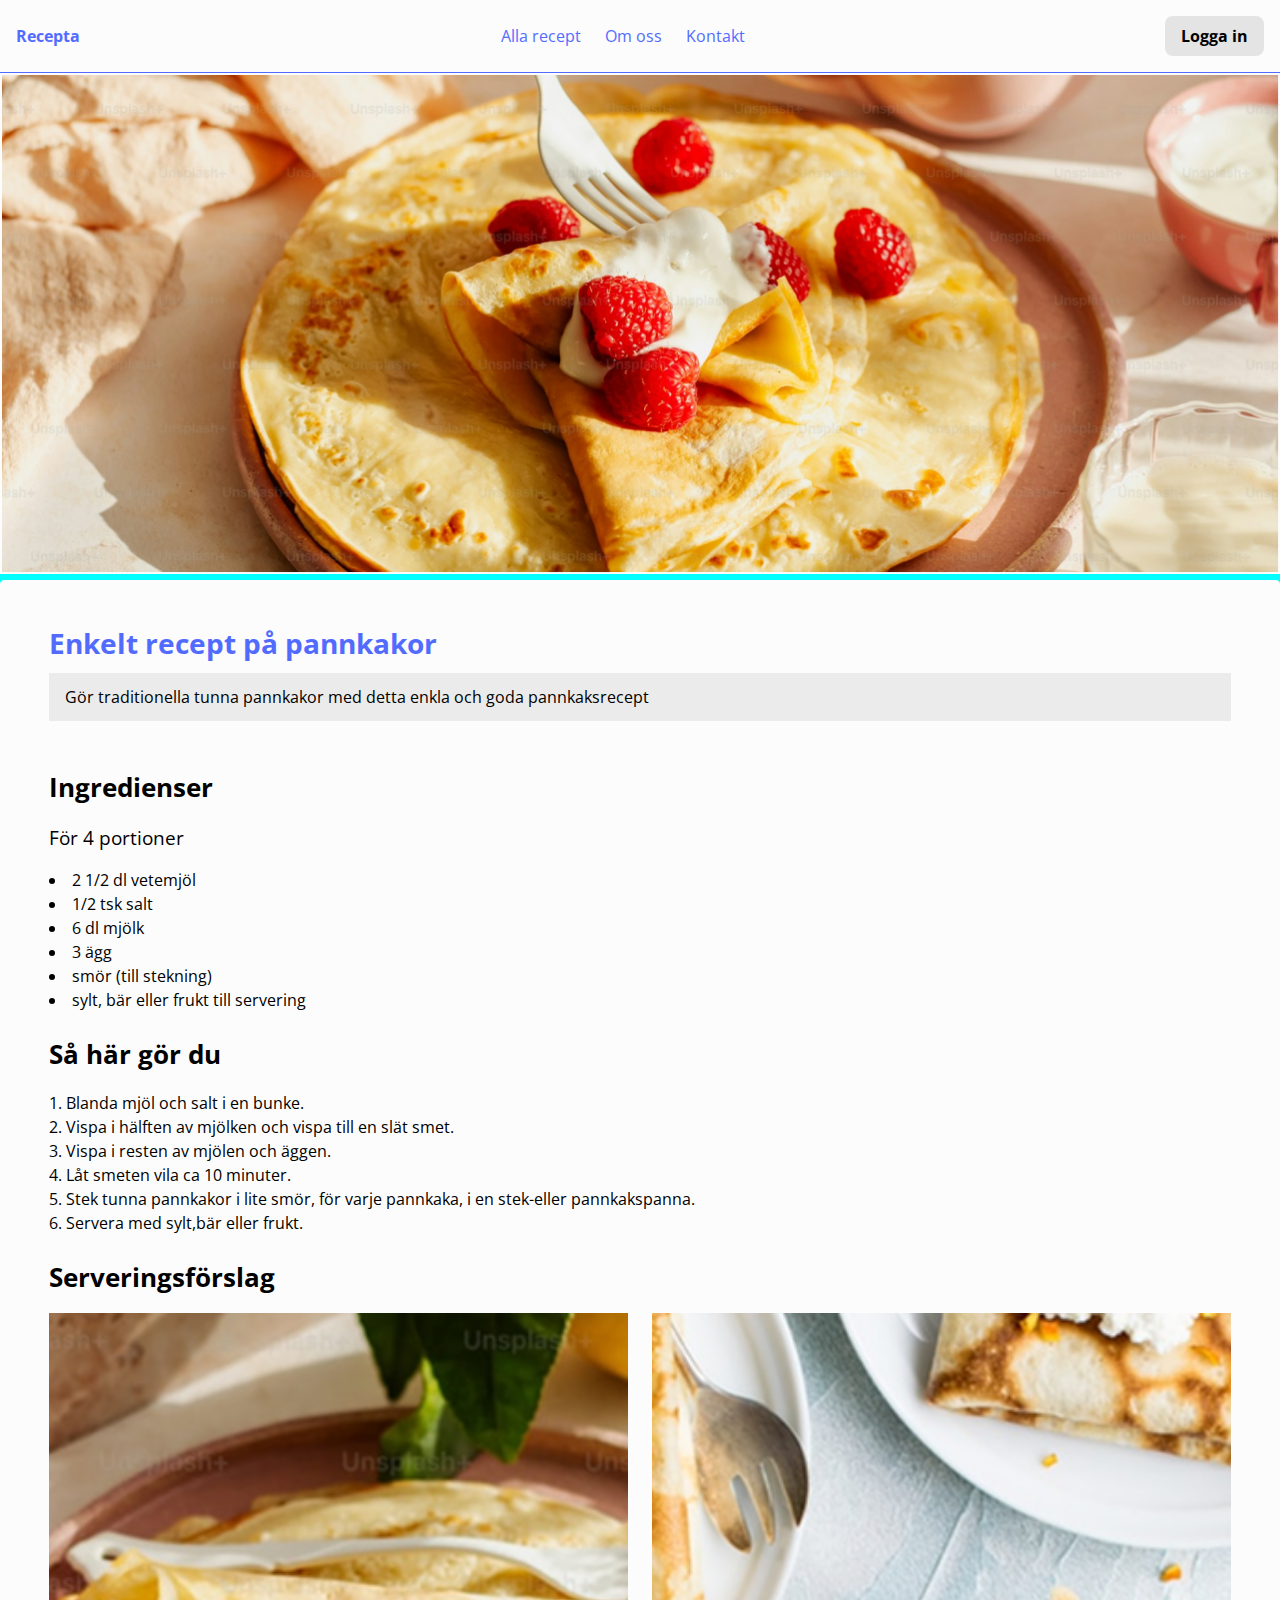
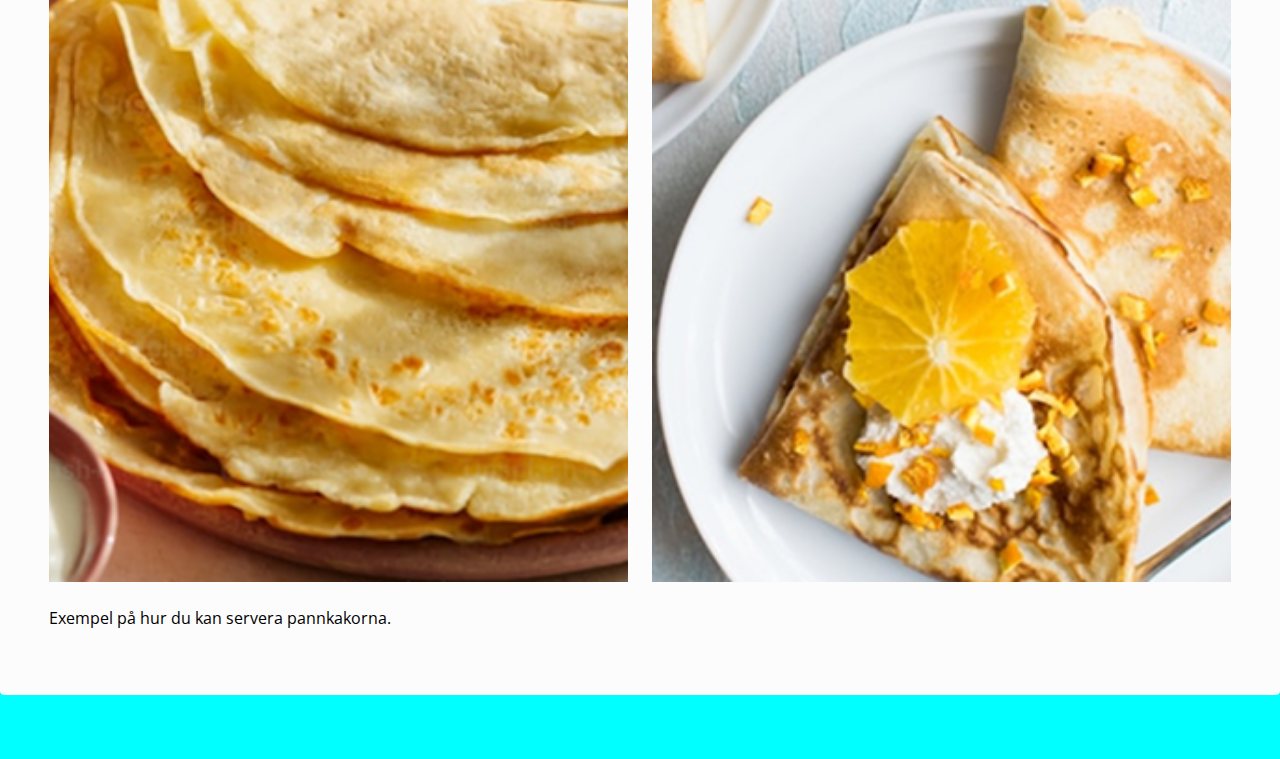
<file: index.html>
<!DOCTYPE html>
<html lang="sv">
  <head>
    <meta charset="UTF-8" />
    <meta name="viewport" content="width=device-width, initial-scale=1.0" />
    <title>
      Pannkaks recept - Enkelt och gott recept på traditionella pannkakor
    </title>
    <link rel="preconnect" href="https://fonts.googleapis.com" />
    <link rel="preconnect" href="https://fonts.gstatic.com" crossorigin />
    <link
      href="https://fonts.googleapis.com/css2?family=Open+Sans:ital,wght@0,300..800;1,300..800&display=swap"
      rel="stylesheet"
    />
    <link rel="stylesheet" href="style.css" />
  </head>
  <body>
    <!--added navbar-->
    <nav class="nav">
      <div class="nav-logo"><p>Recepta</p></div>
      <ul class="nav-list">
        <li class="nav-link"><a href="#">Alla recept</a></li>
        <li class="nav-link"><a href="#">Om oss</a></li>
        <li class="nav-link"><a href="#">Kontakt</a></li>
      </ul>
      <button class="nav-login">Logga in</button>
    </nav>
    <header>
      <img class="header-img" src="images/Rectangle 1.png" alt="" />
    </header>
    <main class="container">
      <article class="recipe-card">
        <header>
          <h1>Enkelt recept på pannkakor</h1>
          <p class="recipe-subtitle">
            Gör traditionella tunna pannkakor med detta enkla och goda
            pannkaksrecept
          </p>
        </header>

        <section class="content-section ingredients">
          <h2>Ingredienser</h2>
          <p>För 4 portioner</p>
          <ul>
            <li>2 1/2 dl vetemjöl</li>
            <li>1/2 tsk salt</li>
            <li>6 dl mjölk</li>
            <li>3 ägg</li>
            <li>smör (till stekning)</li>
            <li>sylt, bär eller frukt till servering</li>
          </ul>
        </section>

        <section class="content-section instructions">
          <h2>Så här gör du</h2>
          <ol>
            <li>Blanda mjöl och salt i en bunke.</li>
            <li>Vispa i hälften av mjölken och vispa till en slät smet.</li>
            <li>Vispa i resten av mjölen och äggen.</li>
            <li>Låt smeten vila ca 10 minuter.</li>

            <li>
              Stek tunna pannkakor i lite smör, för varje pannkaka, i en
              stek-eller pannkakspanna.
            </li>
            <li>Servera med sylt,bär eller frukt.</li>
          </ol>
        </section>

        <section class="content-section serving">
          <h2>Serveringsförslag</h2>

          <figure class="image-gallery">
            <img
              src="/images/Rectangle 2.png"
              alt="Pannkakor staplade på ett fat"
              loading="lazy"
              class="gallery-image"
            />
            <img
              src="/images/Rectangle 3.png"
              alt="Pannkakor toppade med apelsinskivor"
              loading="lazy"
              class="gallery-image"
            />
            <figcaption>Exempel på hur du kan servera pannkakorna.</figcaption>
          </figure>
        </section>
      </article>
    </main>
  </body>
</html>
</file>
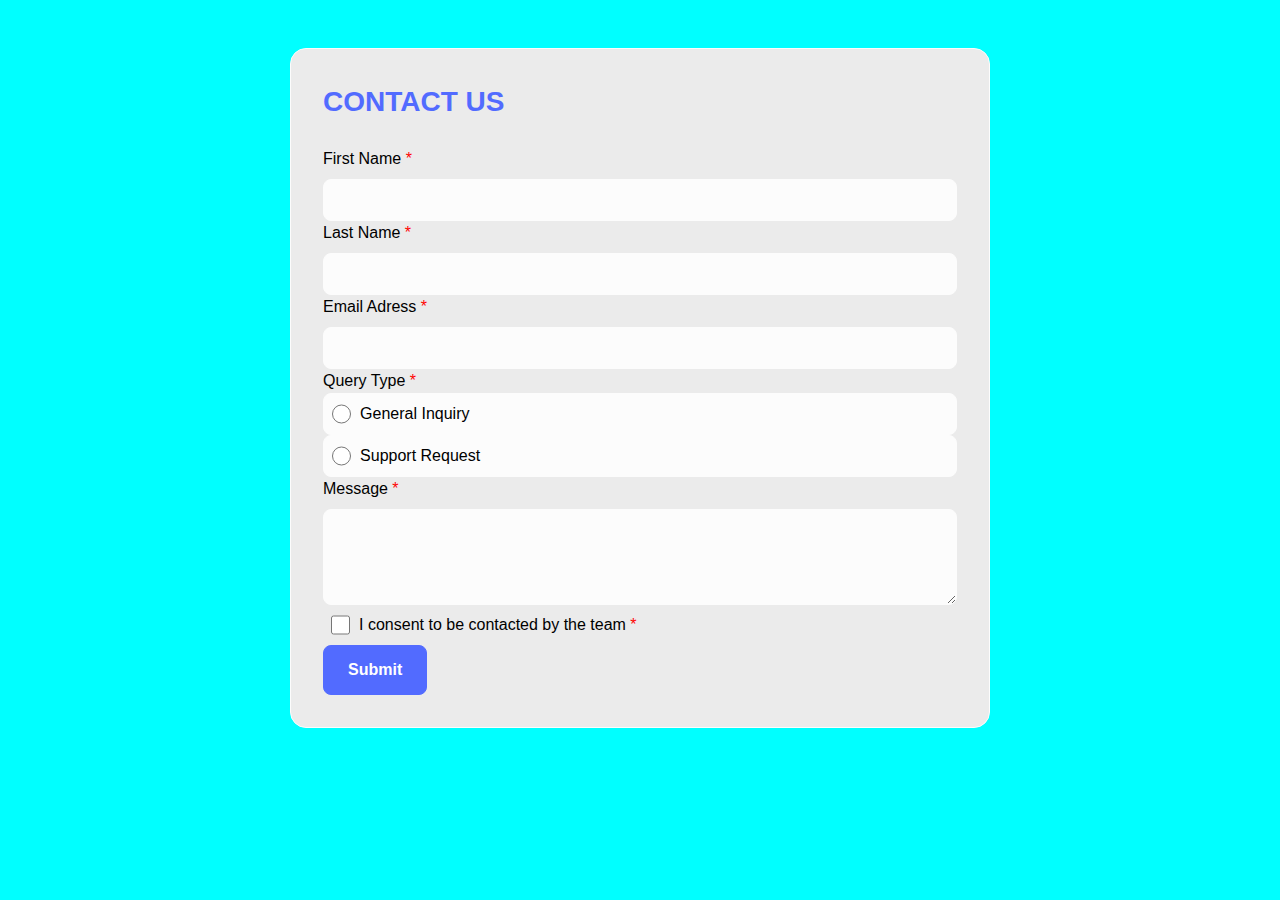
<file: contact.html>
<!DOCTYPE html>
<html lang="en">
  <head>
    <meta charset="UTF-8" />
    <meta name="viewport" content="width=device-width, initial-scale=1.0" />
    <link rel="stylesheet" href="style.css" />
    <title>Form</title>
  </head>
  <body>
    <main class="contact">
      <h1>Contact Us</h1>
      <form>
        <div class="form-group">
          <label for="fname">First Name</label>
          <input type="text" id="fname" name="first_name" required />
        </div>

        <div class="form-group">
          <label for="lname">Last Name</label>
          <input type="text" id="lname" name="last_name" required />
        </div>

        <div class="form-group span-all">
          <label for="email">Email Adress</label>
          <input type="email" id="email" name="email" required />
        </div>

        <fieldset class="span-all">
          <legend>Query Type</legend>
          <div class="form-group">
            <input
              type="radio"
              id="general"
              name="query"
              value="General Enquiry"
              required
            />
            <label for="general">General Inquiry</label>
          </div>
          <div class="form-group">
            <input
              type="radio"
              id="support"
              name="query"
              value="Support Request"
              required
            />
            <label for="support">Support Request</label>
          </div>
        </fieldset>

        <div class="form-group span-all">
          <label for="email">Message</label>
          <textarea
            type="textfield"
            id="message"
            name="message"
            required
          ></textarea>
        </div>

        <div class="form-group span-all">
          <input type="checkbox" name="consent" id="consent" required />
          <label for="consent">I consent to be contacted by the team</label>
        </div>
        <button class="span-all">Submit</button>
      </form>
    </main>
  </body>
</html>
</file>
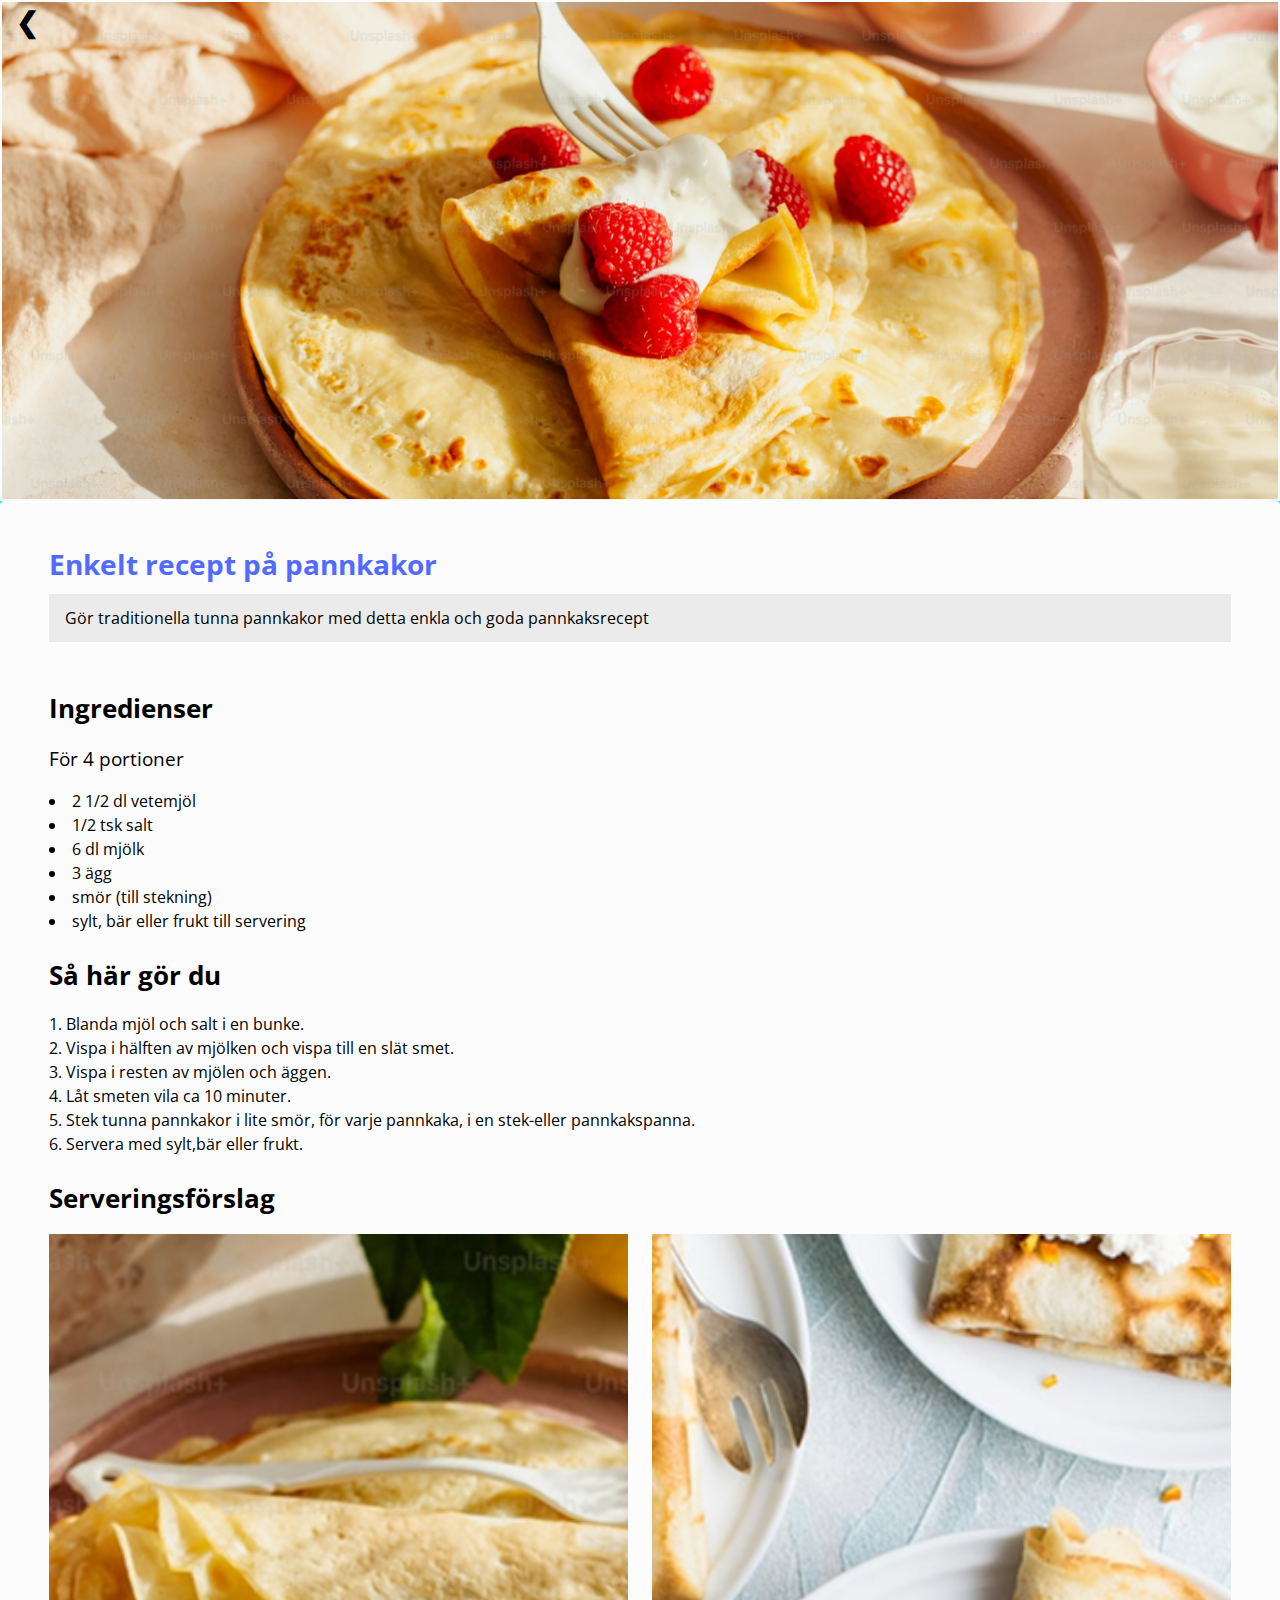
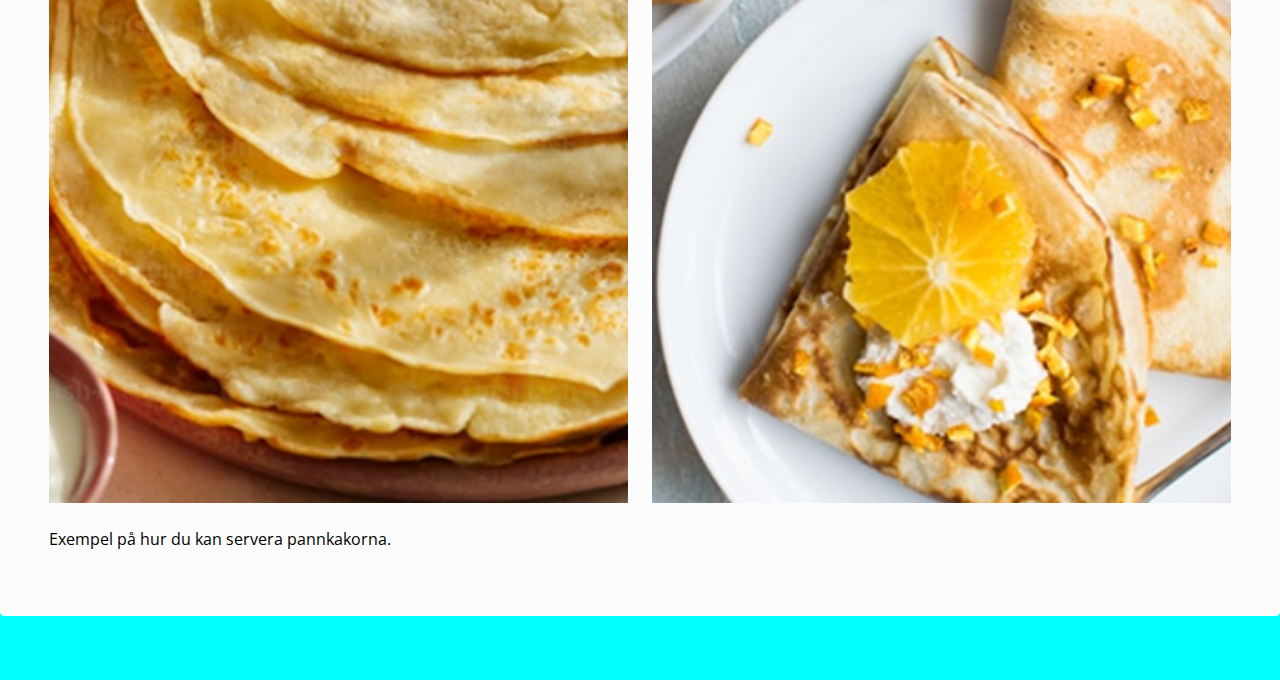
<file: recipe-detail.html>
<!DOCTYPE html>
<html lang="sv">
  <head>
    <meta charset="UTF-8" />
    <meta name="viewport" content="width=device-width, initial-scale=1.0" />
    <title>
      Pannkaks recept - Enkelt och gott recept på traditionella pannkakor
    </title>
    <link rel="preconnect" href="https://fonts.googleapis.com" />
    <link rel="preconnect" href="https://fonts.gstatic.com" crossorigin />
    <link
      href="https://fonts.googleapis.com/css2?family=Open+Sans:ital,wght@0,300..800;1,300..800&display=swap"
      rel="stylesheet"
    />
    <link rel="stylesheet" href="style.css" />
  </head>
  <body>
    <header class="detail-header">
      <a
        href="index.html"
        class="back-arrow"
        aria-label="Tillbaka till startsidan"
      >
        ❮
      </a>
      <img class="header-img" src="images/Rectangle 1.png" alt="" />
    </header>
    <main class="container">
      <article class="recipe-card">
        <header>
          <h1>Enkelt recept på pannkakor</h1>
          <p class="recipe-subtitle">
            Gör traditionella tunna pannkakor med detta enkla och goda
            pannkaksrecept
          </p>
        </header>

        <section class="content-section ingredients">
          <h2>Ingredienser</h2>
          <p>För 4 portioner</p>
          <ul>
            <li>2 1/2 dl vetemjöl</li>
            <li>1/2 tsk salt</li>
            <li>6 dl mjölk</li>
            <li>3 ägg</li>
            <li>smör (till stekning)</li>
            <li>sylt, bär eller frukt till servering</li>
          </ul>
        </section>

        <section class="content-section instructions">
          <h2>Så här gör du</h2>
          <ol>
            <li>Blanda mjöl och salt i en bunke.</li>
            <li>Vispa i hälften av mjölken och vispa till en slät smet.</li>
            <li>Vispa i resten av mjölen och äggen.</li>
            <li>Låt smeten vila ca 10 minuter.</li>

            <li>
              Stek tunna pannkakor i lite smör, för varje pannkaka, i en
              stek-eller pannkakspanna.
            </li>
            <li>Servera med sylt,bär eller frukt.</li>
          </ol>
        </section>

        <section class="content-section serving">
          <h2>Serveringsförslag</h2>

          <figure class="image-gallery">
            <img
              src="/images/Rectangle 2.png"
              alt="Pannkakor staplade på ett fat"
              loading="lazy"
              class="gallery-image"
            />
            <img
              src="/images/Rectangle 3.png"
              alt="Pannkakor toppade med apelsinskivor"
              loading="lazy"
              class="gallery-image"
            />
            <figcaption>Exempel på hur du kan servera pannkakorna.</figcaption>
          </figure>
        </section>
      </article>
    </main>
  </body>
</html>
</file>
<file: style.css>
/* 
  CSS organized using Cascade Layers and CUBE naming convention
  (from lowest priority layers → highest priority layers)
*/

/* ===== LAYER DEFINITIONS ===== */
/* creates a stack order for the layers that will be checked first by the browser, before specificity */

@layer reset, base, layout, components, utilities;

/* ===== RESET LAYER ===== */
/* resets that will have low specificity */
@layer reset {
  * {
    margin: 0;
    padding: 0;
    box-sizing: border-box;
  }
  /* ADDED: resets for the form (contact page)*/
  body {
    line-height: 1.5;
  }
  /* remove default fonts and accent colors from the form*/
  input,
  textarea,
  button {
    font: inherit;
    accent-color: var(--color-accent);
  }
}

/* ===== BASE LAYER ===== */
/* theme variables and basic styling */
@layer base {
  :root {
    /* colors using css variables and oklch neon colors */
    --color-primary: oklch(65% 0.3 270);
    --color-primary-light: oklch(92% 0.28 190);
    --color-background: oklch(0.991 0 0);
    --color-surface: oklch(0.94 0 0);
    --color-placeholder: oklch(76.993% 0.00009 271.152);
    --color-text: oklch(0 0 0);
    --color-border: oklch(0.991 0 0);
    --color-nav-action: oklch(0.92 0 0);
    /* NEW: additional colors needed for form */
    --color-accent: oklch(65% 0.3 270); /* Same as --color-primary */
    --color-accent-hover: oklch(60% 0.3 270);
    --color-error: oklch(62% 0.33 25);
    --color-muted: oklch(35% 0.05 230); /* Same as --color-placeholder */

    /* spacing */
    --space-xs: 0.5rem;
    --space-sm: 1rem;
    --space-md: 1.5rem;
    --space-lg: 3rem;
    --space-xl: 4rem;

    /* typography */
    --font-family-base: "Open Sans", sans-serif;
    --font-weight-normal: 400;
    --font-weight-bold: 700;
    --font-size-base: 1rem;
    --font-size-lg: 1.75rem;
    --line-height-base: 1;

    /* border radius scale */
    --radius-xs: 0.25rem; /* for small elements, tags */
    --radius-sm: 0.5rem; /* for buttons, inputs */
    --radius-md: 0.75rem; /* for cards, larger components */
    --radius-lg: 1rem; /* for modals, containers */

    /* layout */
    --container-max-width: 80rem;
  }

  html {
    font-size: 16px;
  }

  body {
    font-family: var(--font-family-base);
    background-color: var(--color-primary-light);
    color: var(--color-text);
    padding-block-end: var(--space-xl);
  }

  ul,
  ol {
    list-style-position: inside;
  }
  /* base form styles */
  input,
  textarea,
  .form-group:has([type="radio"]) {
    background-color: var(--color-background);
    border: 1px solid var(--color-border);
    color: var(--color-text);
    border-radius: var(--radius-sm);
    padding: 0.5em 1em;

    &:focus-visible {
      outline-color: var(--color-accent-hover);
    }
  }

  input::placeholder,
  textarea::placeholder {
    color: var(--color-placeholder);
  }
  label,
  legend {
    color: var(--color-text);
  }
}

/* ===== LAYOUT LAYER ===== */
/* page level structure for index */
@layer layout {
  .container {
    width: 100%;
    max-width: var(--container-max-width);
    margin-inline: auto;
    display: flex;
    flex-direction: column;
  }
}

/* ===== COMPONENTS LAYER ===== */
/* UI components */
@layer components {
  /* SHARED COMPONENTS */

  /* Header Component */
  .header-img {
    width: 100%;
    object-fit: cover;
    border: 1px solid var(--color-border);
  }

  /* HOME SCREEN SPECIFIC COMPONENTS */

  /* Navigation Component */
  .nav {
    display: flex;
    flex-direction: column;
    align-items: flex-start;
    gap: var(--space-xs);
    padding: var(--space-sm);
    background: var(--color-background);
    border-bottom: 1px solid var(--color-primary);
  }

  .nav-logo p {
    font-weight: var(--font-weight-bold);
    font-size: var(--font-size-md);
    color: var(--color-primary);
  }

  .nav-list {
    display: flex;
    flex-direction: column;
    gap: var(--space-xs);
    list-style: none;
  }

  .nav-link a {
    color: var(--color-primary);
    font-weight: var(--font-weight-normal);
    font-size: var(--font-size-base);
    text-decoration: none;
  }

  .nav-login {
    padding: var(--space-xs) var(--space-sm);
    background-color: var(--color-nav-action);
    color: var(--color-text);
    border: none;
    border-radius: var(--radius-sm);
    font-weight: var(--font-weight-bold);
    cursor: pointer;
  }

  /* LARGE SCREENS */
  @media (min-width: 600px) {
    .nav {
      flex-direction: row;
      align-items: center;
      justify-content: space-between;
    }

    .nav-list {
      flex-direction: row;
      gap: var(--space-md);
    }
  }

  /* Recipe-Grid Component */
  .recipe-grid {
    display: grid;
    grid-template-columns: repeat(auto-fit, minmax(16rem, 1fr));
    gap: clamp(var(--space-sm), 2vw, var(--space-md));
  }

  .recipe-card {
    display: flex;
    flex-direction: column;
    border: 1px solid var(--color-border);
    border-radius: var(--radius-xs);
  }
  .recipe-card__content {
    display: flex;
    flex-direction: column;
  }
  .recipe-card h2 {
    font-size: clamp(1.2rem, 2.5vw, 1.6rem);
  }
  .recipe-card p {
    font-size: clamp(0.95rem, 1.8vw, 1.2rem);
  }

  .recipe-card img {
    width: 100%;
    object-fit: cover;
    aspect-ratio: 2 / 3;
    height: auto;
    max-width: 100%;
    background-color: var(--color-placeholder);
  }

  /* DETAIL SPECIFIC COMPONENTS */

  /*Detail-Header Component*/
  .detail-header {
    display: grid;
    grid-template-areas: "stack";
    width: 100%;
    object-fit: cover;
  }
  .detail-header > * {
    grid-area: stack;
  }
  .back-arrow {
    z-index: 10;
    font-size: var(--font-size-lg);
    font-weight: var(--font-weight-bold);
    color: var(--color-text);
    text-decoration: none;
    padding-inline-start: var(--space-sm);
  }

  /* Recipe-Card Component (whole article) */

  .recipe-card {
    background: var(--color-background);
    width: 100%;
    display: flex;
    flex-direction: column;
    gap: var(--space-md);
    padding-block: var(--space-lg) var(--space-xl);
    padding-inline: var(--space-lg);

    & h1 {
      font-weight: var(--font-weight-bold);
      font-size: var(--font-size-lg);
      line-height: var(--line-height-base);
      color: var(--color-primary);
      margin-block-end: var(--space-sm);
    }

    & .recipe-subtitle {
      font-weight: var(--font-weight-normal);
      font-size: var(--font-size-base);
      line-height: var(--line-height-base);
      margin-block-end: var(--space-md);
      background: var(--color-surface);
      padding: var(--space-sm);
    }
  }
  /*  Content Sections */
  .content-section {
    display: flex;
    flex-direction: column;
    gap: var(--space-sm);
  }

  /* Image Grid */
  .image-gallery {
    display: grid;
    grid-template-columns: 1fr 1fr;
    grid-template-rows: 1fr;
    gap: var(--space-md);
  }

  .gallery-image {
    width: 100%;
    object-fit: cover;
    background-color: var(--color-placeholder);
  }
  /* ===== CONTACT FORM COMPONENTS ===== */
  .contact {
    background: var(--color-surface);
    padding: 2rem;
    border-radius: var(--radius-lg);
    max-inline-size: 700px;
    margin-inline: auto;
    margin-block-start: var(--space-lg);
    border: 1px solid var(--color-border);
  }

  .contact h1 {
    font-size: var(--font-size-lg);
    font-weight: var(--font-weight-bold);
    text-transform: uppercase;
    color: var(--color-primary);
    margin-block-end: var(--space-md);
  }
  /* grid for the form for one column on mobile and two columns on wide screen */

  .contact-form {
    display: grid;
    gap: var(--space-md);

    @media (width > 560px) {
      grid-template-columns: repeat(2, 1fr);
    }
  }

  [type="radio"],
  [type="checkbox"] {
    width: 1.2em;
    height: 1.2em;
  }
  /* flex since not columns */

  .form-group:has([type="radio"], [type="checkbox"]) {
    display: flex;
    align-items: center;
    gap: 1ch;
    padding: var(--space-xs);
  }

  /* utility class for spanning all columns on wide screen (specific to the component so not in utilities layer) */
  .span-all {
    grid-column: 1 / -1;
  }

  fieldset {
    border: none;
    padding: 0;
    margin: 0;
    display: grid;
    gap: inherit;
    grid-template-columns: inherit; /* could normally be a subgrid but does not work on fieldset */
  }
  textarea {
    resize: block;
    min-height: 6em;
  }
  /*grid for form-groups as well if labels and fields are on different rows,
   and also makes grid items stretch full space */
  .form-group {
    display: grid;
    gap: 0.5em;
  }
  /* for the * on the labels, (but not on the radio buttons themselves) */
  fieldset:has([required]) legend,
  .form-group:has(:not([type="radio"])[required]) label {
    display: flex;
    gap: 0.5ch;

    &::after {
      content: "*";
      color: var(--color-error);
    }
  }

  /* maybe change to a less generic selector here */
  button {
    background-color: var(--color-primary);
    color: white;
    border: 1px solid var(--color-primary);
    cursor: pointer;
    padding: 0.75em 1.5em;
    border-radius: var(--radius-sm);
    font-weight: var(--font-weight-bold);

    &:hover,
    &:focus-visible {
      background-color: var(--color-accent-hover);
      border-color: var(--color-accent-hover);
    }
  }
}

/* ===== UTILITIES LAYER ===== */
/* single-purpose helper classes that can override everything */
/* empty for now but could have some custom utility classes */
@layer utilities {
}
</file>
